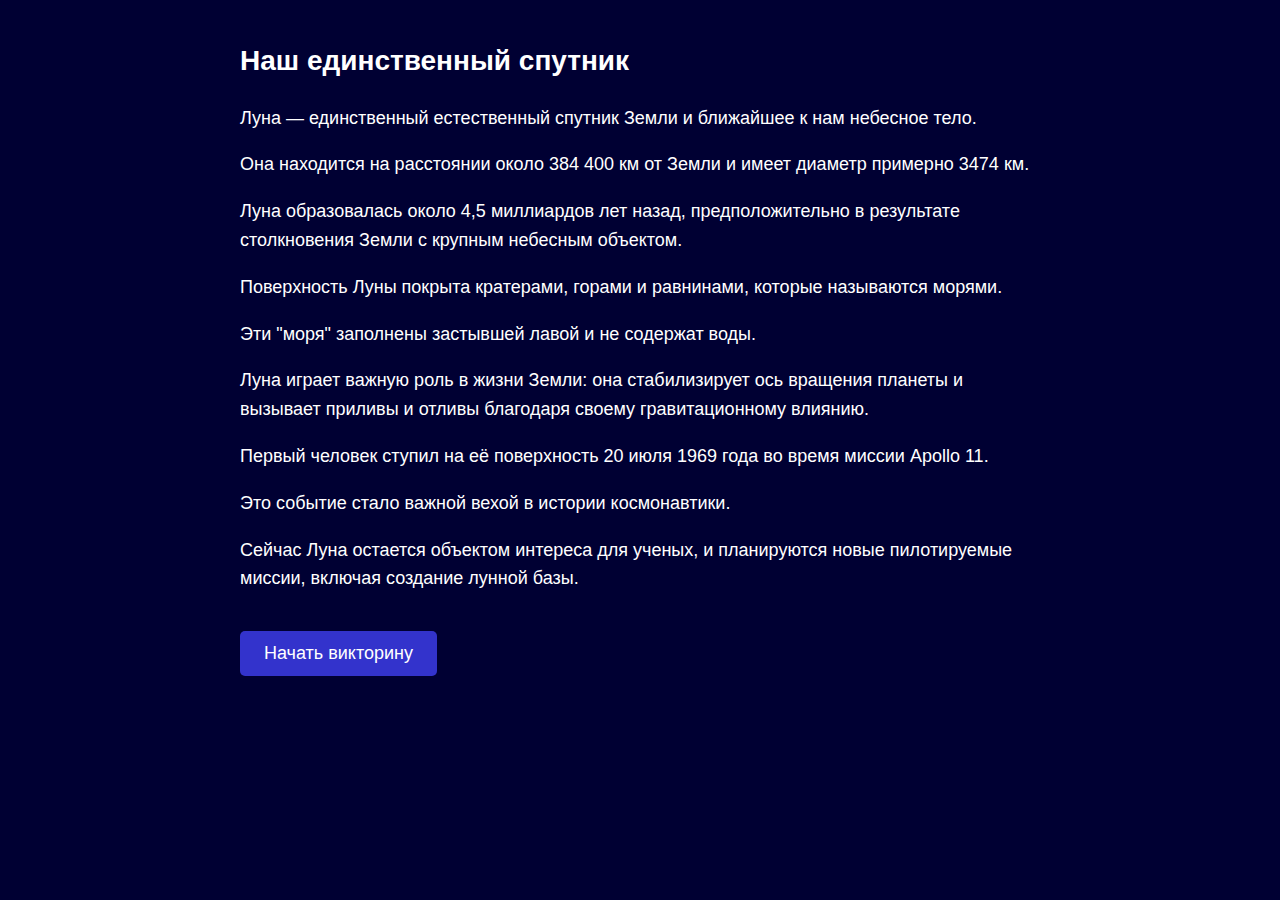
<file: e1a/index.html>
<!DOCTYPE html>
<html lang="ru">
<head>
    <meta charset="UTF-8">
    <meta http-equiv="Content-Security-Policy" content="default-src 'self'; style-src 'self' 'unsafe-inline'; script-src 'self'; frame-src https://docs.google.com">
    <title>Викторина про космос</title>
    <style>
        body {
            background-color: #000033;
            color: white;
            font-family: Arial, sans-serif;
            padding: 20px;
            margin: 0;
        }
        #intro, #quiz, #result {
            max-width: 800px;
            margin: 0 auto;
        }
        #intro {
            font-size: 18px;
            line-height: 1.6;
        }
        #quiz, #result {
            display: none;
        }
        h1 {
            font-size: 28px;
            margin-bottom: 20px;
            text-align: left;
        }
        button {
            padding: 12px 24px;
            font-size: 18px;
            background-color: #3333cc;
            color: white;
            border: none;
            border-radius: 5px;
            cursor: pointer;
            margin: 20px 0;
        }
        button:hover {
            background-color: #4d4dff;
        }
        .question {
            font-size: 20px;
            margin-bottom: 20px;
            background-color: #1a1a4d;
            padding: 15px;
            border-radius: 8px;
        }
        input[type="number"], input[type="text"] {
            padding: 10px;
            font-size: 16px;
            width: 200px;
            margin-top: 10px;
            border-radius: 5px;
            border: 1px solid #ccc;
        }
        .options {
            margin: 10px 0;
            padding: 0;
            text-align: left;
        }
        .options label {
            display: flex;
            align-items: center;
            margin: 10px 0;
            padding: 5px 0;
            font-size: 18px;
        }
        input[type="radio"], input[type="checkbox"] {
            width: 20px;
            height: 20px;
            margin-right: 10px;
        }
        .match-item {
            display: flex;
            align-items: center;
            margin: 10px 0;
            padding: 10px;
            background-color: #2a2a6d;
            border-radius: 5px;
            justify-content: flex-start;
        }
        .match-item p {
            margin: 0 15px 0 0;
            width: auto;
            min-width: 150px;
            font-size: 16px;
        }
        select {
            padding: 10px;
            font-size: 16px;
            width: 250px;
            border-radius: 5px;
            border: 1px solid #ccc;
            background-color: white;
            color: black;
            cursor: pointer;
        }
        iframe {
            width: 100%;
            height: 500px;
            border: none;
            margin-top: 20px;
        }
    </style>
</head>
<body>
    <div id="intro">
        <h1>Наш единственный спутник</h1>
        <p>Луна — единственный естественный спутник Земли и ближайшее к нам небесное тело.</p>  
        <p>Она находится на расстоянии около 384 400 км от Земли и имеет диаметр примерно 3474 км.</p>  
        <p>Луна образовалась около 4,5 миллиардов лет назад, предположительно в результате столкновения Земли с крупным небесным объектом.</p>  
        <p>Поверхность Луны покрыта кратерами, горами и равнинами, которые называются морями.</p>  
        <p>Эти "моря" заполнены застывшей лавой и не содержат воды.</p>  
        <p>Луна играет важную роль в жизни Земли: она стабилизирует ось вращения планеты и вызывает приливы и отливы благодаря своему гравитационному влиянию.</p>  

        <p>Первый человек ступил на её поверхность 20 июля 1969 года во время миссии Apollo 11.</p>  
        <p>Это событие стало важной вехой в истории космонавтики.</p>  
        <p>Сейчас Луна остается объектом интереса для ученых, и планируются новые пилотируемые миссии, включая создание лунной базы.</p>  
        <button id="startButton">Начать викторину</button>
    </div>

    <div id="quiz">
        <h1>Наш единственный спутник</h1>
        <div id="question"></div>
        <button id="nextButton">Следующий вопрос</button>
    </div>

    <div id="result">
        <h1>Наш единственный спутник</h1>
        <p id="score"></p>
        <p id="code"></p>
        <button id="copyButton">Скопировать код</button>
        <iframe id="googleForm" src="https://docs.google.com/forms/d/e/1FAIpQLSc46otjgrk50k1CsN0_IX1nXHKPcuPpA7w6T_4BSjxjzTJJ5g/viewform?embedded=true"></iframe>
    </div>

    <script src="quiz.js"></script>
</body>
</html>
</file>
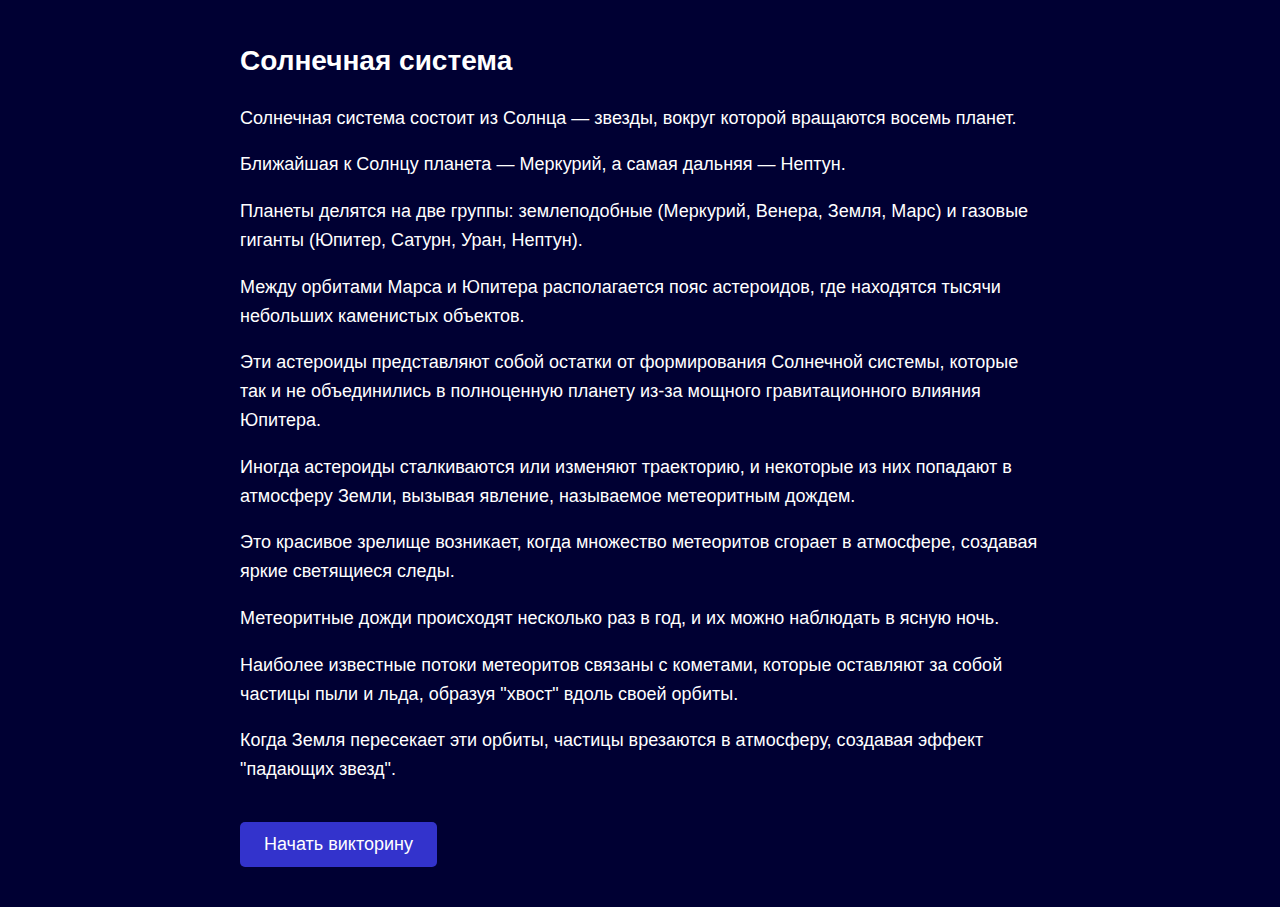
<file: e2b/index.html>
<!DOCTYPE html>
<html lang="ru">
<head>
    <meta charset="UTF-8">
    <meta http-equiv="Content-Security-Policy" content="default-src 'self'; style-src 'self' 'unsafe-inline'; script-src 'self'; frame-src https://docs.google.com">
    <title>Викторина про космос</title>
    <style>
        body {
            background-color: #000033;
            color: white;
            font-family: Arial, sans-serif;
            padding: 20px;
            margin: 0;
        }
        #intro, #quiz, #result {
            max-width: 800px;
            margin: 0 auto;
        }
        #intro {
            font-size: 18px;
            line-height: 1.6;
        }
        #quiz, #result {
            display: none;
        }
        h1 {
            font-size: 28px;
            margin-bottom: 20px;
            text-align: left;
        }
        button {
            padding: 12px 24px;
            font-size: 18px;
            background-color: #3333cc;
            color: white;
            border: none;
            border-radius: 5px;
            cursor: pointer;
            margin: 20px 0;
        }
        button:hover {
            background-color: #4d4dff;
        }
        .question {
            font-size: 20px;
            margin-bottom: 20px;
            background-color: #1a1a4d;
            padding: 15px;
            border-radius: 8px;
        }
        input[type="number"], input[type="text"] {
            padding: 10px;
            font-size: 16px;
            width: 200px;
            margin-top: 10px;
            border-radius: 5px;
            border: 1px solid #ccc;
        }
        .options {
            margin: 10px 0;
            padding: 0;
            text-align: left;
        }
        .options label {
            display: flex;
            align-items: center;
            margin: 10px 0;
            padding: 5px 0;
            font-size: 18px;
        }
        input[type="radio"], input[type="checkbox"] {
            width: 20px;
            height: 20px;
            margin-right: 10px;
        }
        .match-item {
            display: flex;
            align-items: center;
            margin: 10px 0;
            padding: 10px;
            background-color: #2a2a6d;
            border-radius: 5px;
            justify-content: flex-start;
        }
        .match-item p {
            margin: 0 15px 0 0;
            width: auto;
            min-width: 150px;
            font-size: 16px;
        }
        select {
            padding: 10px;
            font-size: 16px;
            width: 250px;
            border-radius: 5px;
            border: 1px solid #ccc;
            background-color: white;
            color: black;
            cursor: pointer;
        }
        iframe {
            width: 100%;
            height: 500px;
            border: none;
            margin-top: 20px;
        }
    </style>
</head>
<body>
    <div id="intro">
        <h1>Солнечная система</h1>
        <p>Солнечная система состоит из Солнца — звезды, вокруг которой вращаются восемь планет.</p>  
        <p>Ближайшая к Солнцу планета — Меркурий, а самая дальняя — Нептун.</p>  
        <p>Планеты делятся на две группы: землеподобные (Меркурий, Венера, Земля, Марс) и газовые гиганты (Юпитер, Сатурн, Уран, Нептун).</p>  
        <p>Между орбитами Марса и Юпитера располагается пояс астероидов, где находятся тысячи небольших каменистых объектов.</p>  
        <p>Эти астероиды представляют собой остатки от формирования Солнечной системы, которые так и не объединились в полноценную планету из-за мощного гравитационного влияния Юпитера.</p>  

        <p>Иногда астероиды сталкиваются или изменяют траекторию, и некоторые из них попадают в атмосферу Земли, вызывая явление, называемое метеоритным дождем.</p>  
        <p>Это красивое зрелище возникает, когда множество метеоритов сгорает в атмосфере, создавая яркие светящиеся следы.</p>  
        <p>Метеоритные дожди происходят несколько раз в год, и их можно наблюдать в ясную ночь.</p>  
        <p>Наиболее известные потоки метеоритов связаны с кометами, которые оставляют за собой частицы пыли и льда, образуя "хвост" вдоль своей орбиты.</p>  
        <p>Когда Земля пересекает эти орбиты, частицы врезаются в атмосферу, создавая эффект "падающих звезд".</p>  
        <button id="startButton">Начать викторину</button>
    </div>

    <div id="quiz">
        <h1>Солнечная система</h1>
        <div id="question"></div>
        <button id="nextButton">Следующий вопрос</button>
    </div>

    <div id="result">
        <h1>Солнечная система</h1>
        <p id="score"></p>
        <p id="code"></p>
        <button id="copyButton">Скопировать код</button>
        <iframe id="googleForm" src="https://docs.google.com/forms/d/e/1FAIpQLSc46otjgrk50k1CsN0_IX1nXHKPcuPpA7w6T_4BSjxjzTJJ5g/viewform?embedded=true"></iframe>
    </div>

    <script src="quiz.js"></script>
</body>
</html>
</file>
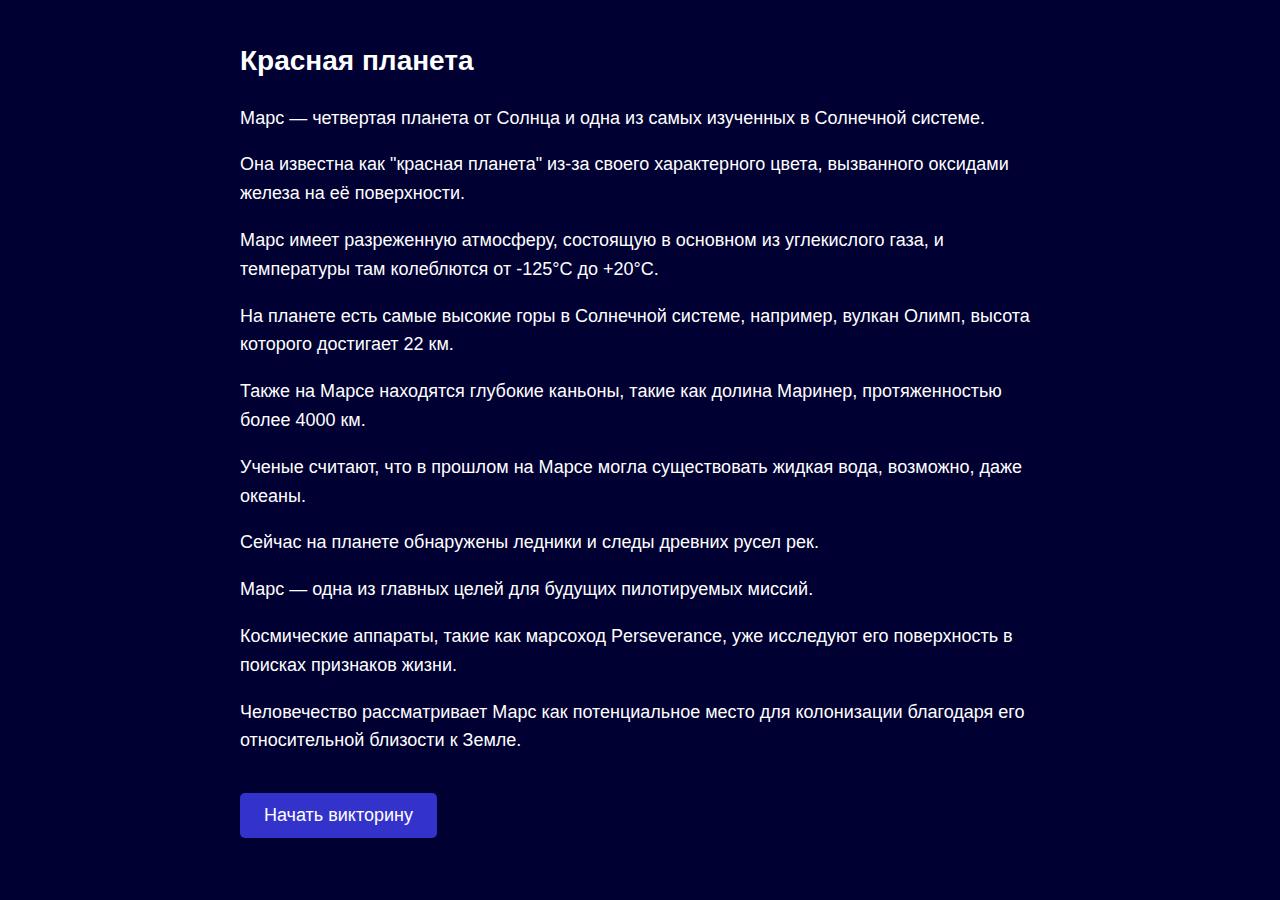
<file: e3b/index.html>
<!DOCTYPE html>
<html lang="ru">
<head>
    <meta charset="UTF-8">
    <meta http-equiv="Content-Security-Policy" content="default-src 'self'; style-src 'self' 'unsafe-inline'; script-src 'self'; frame-src https://docs.google.com">
    <title>Викторина про космос</title>
    <style>
        body {
            background-color: #000033;
            color: white;
            font-family: Arial, sans-serif;
            padding: 20px;
            margin: 0;
        }
        #intro, #quiz, #result {
            max-width: 800px;
            margin: 0 auto;
        }
        #intro {
            font-size: 18px;
            line-height: 1.6;
        }
        #quiz, #result {
            display: none;
        }
        h1 {
            font-size: 28px;
            margin-bottom: 20px;
            text-align: left;
        }
        button {
            padding: 12px 24px;
            font-size: 18px;
            background-color: #3333cc;
            color: white;
            border: none;
            border-radius: 5px;
            cursor: pointer;
            margin: 20px 0;
        }
        button:hover {
            background-color: #4d4dff;
        }
        .question {
            font-size: 20px;
            margin-bottom: 20px;
            background-color: #1a1a4d;
            padding: 15px;
            border-radius: 8px;
        }
        input[type="number"], input[type="text"] {
            padding: 10px;
            font-size: 16px;
            width: 200px;
            margin-top: 10px;
            border-radius: 5px;
            border: 1px solid #ccc;
        }
        .options {
            margin: 10px 0;
            padding: 0;
            text-align: left;
        }
        .options label {
            display: flex;
            align-items: center;
            margin: 10px 0;
            padding: 5px 0;
            font-size: 18px;
        }
        input[type="radio"], input[type="checkbox"] {
            width: 20px;
            height: 20px;
            margin-right: 10px;
        }
        .match-item {
            display: flex;
            align-items: center;
            margin: 10px 0;
            padding: 10px;
            background-color: #2a2a6d;
            border-radius: 5px;
            justify-content: flex-start;
        }
        .match-item p {
            margin: 0 15px 0 0;
            width: auto;
            min-width: 150px;
            font-size: 16px;
        }
        select {
            padding: 10px;
            font-size: 16px;
            width: 250px;
            border-radius: 5px;
            border: 1px solid #ccc;
            background-color: white;
            color: black;
            cursor: pointer;
        }
        iframe {
            width: 100%;
            height: 500px;
            border: none;
            margin-top: 20px;
        }
    </style>
</head>
<body>
    <div id="intro">
        <h1>Красная планета</h1>
        <p>Марс — четвертая планета от Солнца и одна из самых изученных в Солнечной системе.</p>
        <p>Она известна как "красная планета" из-за своего характерного цвета, вызванного оксидами железа на её поверхности.</p>
        <p>Марс имеет разреженную атмосферу, состоящую в основном из углекислого газа, и температуры там колеблются от -125°C до +20°C.</p>
        <p>На планете есть самые высокие горы в Солнечной системе, например, вулкан Олимп, высота которого достигает 22 км.</p>
        <p>Также на Марсе находятся глубокие каньоны, такие как долина Маринер, протяженностью более 4000 км.</p>

        <p>Ученые считают, что в прошлом на Марсе могла существовать жидкая вода, возможно, даже океаны.</p>
        <p>Сейчас на планете обнаружены ледники и следы древних русел рек.</p>
        <p>Марс — одна из главных целей для будущих пилотируемых миссий.</p>
        <p>Космические аппараты, такие как марсоход Perseverance, уже исследуют его поверхность в поисках признаков жизни.</p>
            <p>Человечество рассматривает Марс как потенциальное место для колонизации благодаря его относительной близости к Земле.</p>
        <button id="startButton">Начать викторину</button>
    </div>

    <div id="quiz">
        <h1>Красная планета</h1>
        <div id="question"></div>
        <button id="nextButton">Следующий вопрос</button>
    </div>

    <div id="result">
        <h1>Красная планета</h1>
        <p id="score"></p>
        <p id="code"></p>
        <button id="copyButton">Скопировать код</button>
        <iframe id="googleForm" src="https://docs.google.com/forms/d/e/1FAIpQLSc46otjgrk50k1CsN0_IX1nXHKPcuPpA7w6T_4BSjxjzTJJ5g/viewform?embedded=true"></iframe>
    </div>

    <script src="quiz.js"></script>
</body>
</html>
</file>
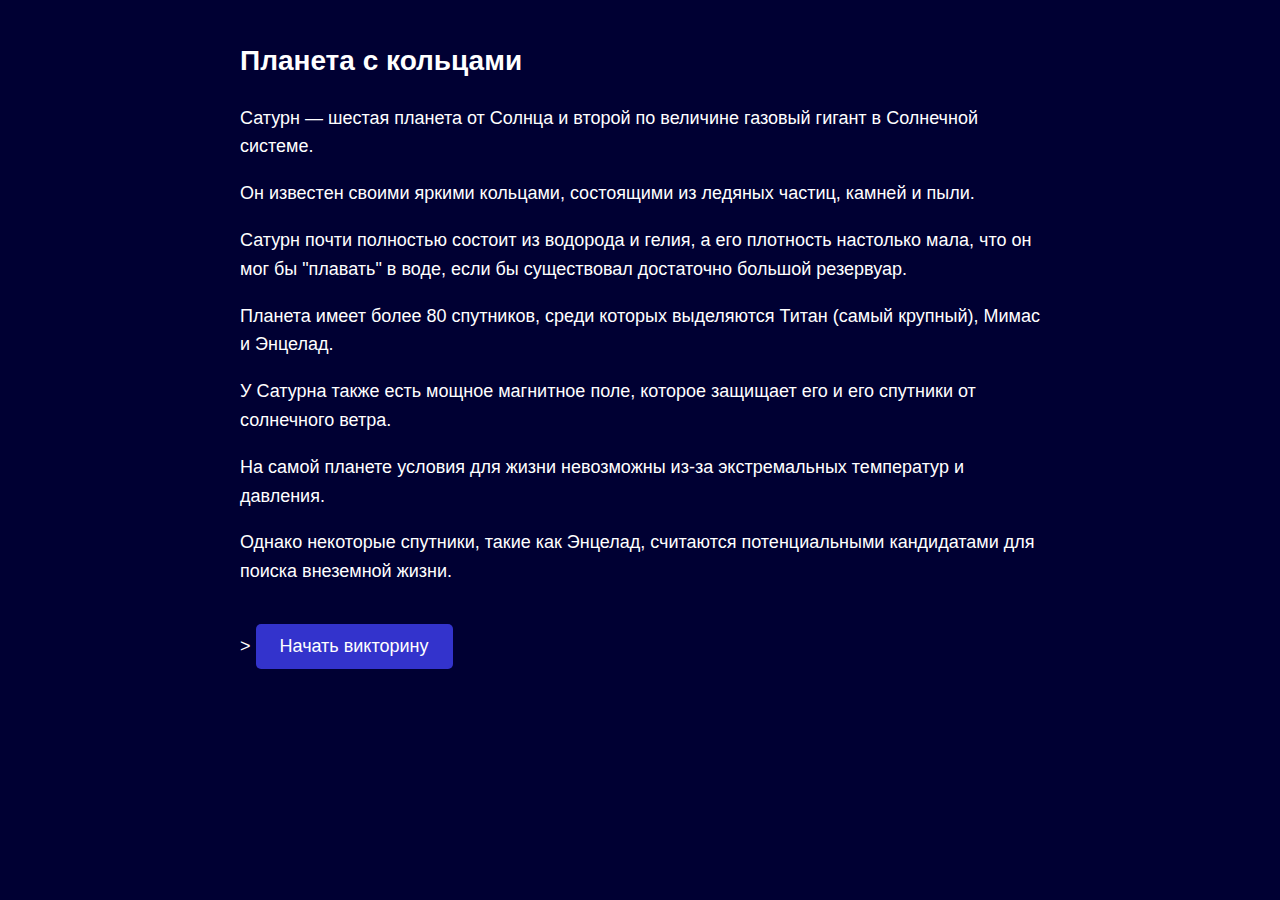
<file: e4b/index.html>
<!DOCTYPE html>
<html lang="ru">
<head>
    <meta charset="UTF-8">
    <meta http-equiv="Content-Security-Policy" content="default-src 'self'; style-src 'self' 'unsafe-inline'; script-src 'self'; frame-src https://docs.google.com">
    <title>Викторина про космос</title>
    <style>
        body {
            background-color: #000033;
            color: white;
            font-family: Arial, sans-serif;
            padding: 20px;
            margin: 0;
        }
        #intro, #quiz, #result {
            max-width: 800px;
            margin: 0 auto;
        }
        #intro {
            font-size: 18px;
            line-height: 1.6;
        }
        #quiz, #result {
            display: none;
        }
        h1 {
            font-size: 28px;
            margin-bottom: 20px;
            text-align: left;
        }
        button {
            padding: 12px 24px;
            font-size: 18px;
            background-color: #3333cc;
            color: white;
            border: none;
            border-radius: 5px;
            cursor: pointer;
            margin: 20px 0;
        }
        button:hover {
            background-color: #4d4dff;
        }
        .question {
            font-size: 20px;
            margin-bottom: 20px;
            background-color: #1a1a4d;
            padding: 15px;
            border-radius: 8px;
        }
        input[type="number"], input[type="text"] {
            padding: 10px;
            font-size: 16px;
            width: 200px;
            margin-top: 10px;
            border-radius: 5px;
            border: 1px solid #ccc;
        }
        .options {
            margin: 10px 0;
            padding: 0;
            text-align: left;
        }
        .options label {
            display: flex;
            align-items: center;
            margin: 10px 0;
            padding: 5px 0;
            font-size: 18px;
        }
        input[type="radio"], input[type="checkbox"] {
            width: 20px;
            height: 20px;
            margin-right: 10px;
        }
        .match-item {
            display: flex;
            align-items: center;
            margin: 10px 0;
            padding: 10px;
            background-color: #2a2a6d;
            border-radius: 5px;
            justify-content: flex-start;
        }
        .match-item p {
            margin: 0 15px 0 0;
            width: auto;
            min-width: 150px;
            font-size: 16px;
        }
        select {
            padding: 10px;
            font-size: 16px;
            width: 250px;
            border-radius: 5px;
            border: 1px solid #ccc;
            background-color: white;
            color: black;
            cursor: pointer;
        }
        iframe {
            width: 100%;
            height: 500px;
            border: none;
            margin-top: 20px;
        }
    </style>
</head>
<body>
    <div id="intro">
        <h1>Планета с кольцами</h1>
        <p>Сатурн — шестая планета от Солнца и второй по величине газовый гигант в Солнечной системе.</p>
        <p>Он известен своими яркими кольцами, состоящими из ледяных частиц, камней и пыли.</p>
        <p>Сатурн почти полностью состоит из водорода и гелия, а его плотность настолько мала, что он мог бы "плавать" в воде, если бы существовал достаточно большой резервуар.</p>

        <p>Планета имеет более 80 спутников, среди которых выделяются Титан (самый крупный), Мимас и Энцелад.</p>
        <p>У Сатурна также есть мощное магнитное поле, которое защищает его и его спутники от солнечного ветра.</p>
        <p>На самой планете условия для жизни невозможны из-за экстремальных температур и давления.</p>
        <p>Однако некоторые спутники, такие как Энцелад, считаются потенциальными кандидатами для поиска внеземной жизни.</p>>
        <button id="startButton">Начать викторину</button>
    </div>

    <div id="quiz">
        <h1>Планета с кольцами</h1>
        <div id="question"></div>
        <button id="nextButton">Следующий вопрос</button>
    </div>

    <div id="result">
        <h1>Планета с кольцами</h1>
        <p id="score"></p>
        <p id="code"></p>
        <button id="copyButton">Скопировать код</button>
        <iframe id="googleForm" src="https://docs.google.com/forms/d/e/1FAIpQLSc46otjgrk50k1CsN0_IX1nXHKPcuPpA7w6T_4BSjxjzTJJ5g/viewform?embedded=true"></iframe>
    </div>

    <script src="quiz.js"></script>
</body>
</html>
</file>
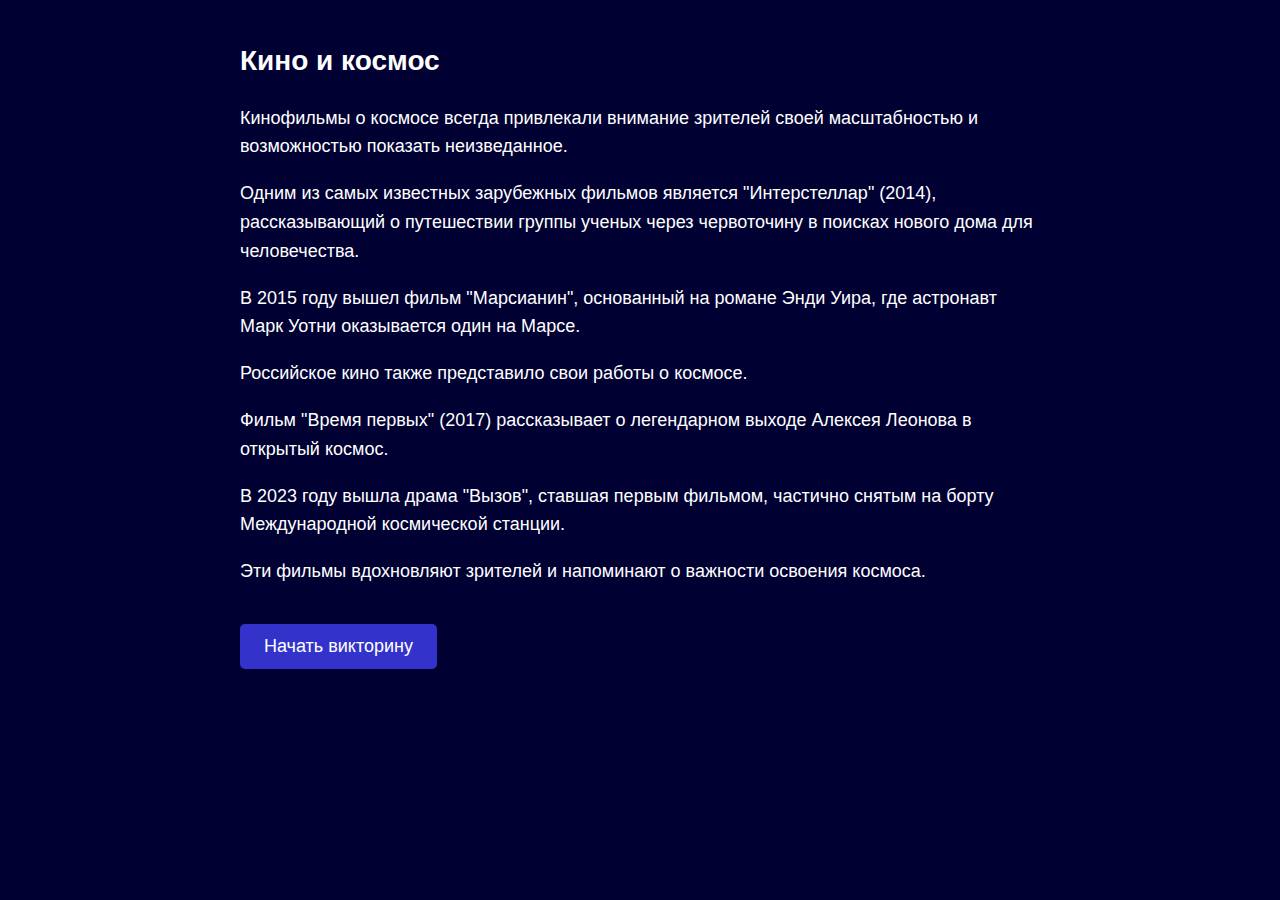
<file: e5b/index.html>
<!DOCTYPE html>
<html lang="ru">
<head>
    <meta charset="UTF-8">
    <meta http-equiv="Content-Security-Policy" content="default-src 'self'; style-src 'self' 'unsafe-inline'; script-src 'self'; frame-src https://docs.google.com">
    <title>Викторина про космос</title>
    <style>
        body {
            background-color: #000033;
            color: white;
            font-family: Arial, sans-serif;
            padding: 20px;
            margin: 0;
        }
        #intro, #quiz, #result {
            max-width: 800px;
            margin: 0 auto;
        }
        #intro {
            font-size: 18px;
            line-height: 1.6;
        }
        #quiz, #result {
            display: none;
        }
        h1 {
            font-size: 28px;
            margin-bottom: 20px;
            text-align: left;
        }
        button {
            padding: 12px 24px;
            font-size: 18px;
            background-color: #3333cc;
            color: white;
            border: none;
            border-radius: 5px;
            cursor: pointer;
            margin: 20px 0;
        }
        button:hover {
            background-color: #4d4dff;
        }
        .question {
            font-size: 20px;
            margin-bottom: 20px;
            background-color: #1a1a4d;
            padding: 15px;
            border-radius: 8px;
        }
        input[type="number"], input[type="text"] {
            padding: 10px;
            font-size: 16px;
            width: 200px;
            margin-top: 10px;
            border-radius: 5px;
            border: 1px solid #ccc;
        }
        .options {
            margin: 10px 0;
            padding: 0;
            text-align: left;
        }
        .options label {
            display: flex;
            align-items: center;
            margin: 10px 0;
            padding: 5px 0;
            font-size: 18px;
        }
        input[type="radio"], input[type="checkbox"] {
            width: 20px;
            height: 20px;
            margin-right: 10px;
        }
        .match-item {
            display: flex;
            align-items: center;
            margin: 10px 0;
            padding: 10px;
            background-color: #2a2a6d;
            border-radius: 5px;
            justify-content: flex-start;
        }
        .match-item p {
            margin: 0 15px 0 0;
            width: auto;
            min-width: 150px;
            font-size: 16px;
        }
        select {
            padding: 10px;
            font-size: 16px;
            width: 250px;
            border-radius: 5px;
            border: 1px solid #ccc;
            background-color: white;
            color: black;
            cursor: pointer;
        }
        iframe {
            width: 100%;
            height: 500px;
            border: none;
            margin-top: 20px;
        }
    </style>
</head>
<body>
    <div id="intro">
        <h1>Кино и космос</h1>
        <p>Кинофильмы о космосе всегда привлекали внимание зрителей своей масштабностью и возможностью показать неизведанное.</p>
        <p>Одним из самых известных зарубежных фильмов является "Интерстеллар" (2014), рассказывающий о путешествии группы ученых через червоточину в поисках нового дома для человечества.</p>
        <p>В 2015 году вышел фильм "Марсианин", основанный на романе Энди Уира, где астронавт Марк Уотни оказывается один на Марсе.</p>
        
        <p>Российское кино также представило свои работы о космосе.</p>
        <p>Фильм "Время первых" (2017) рассказывает о легендарном выходе Алексея Леонова в открытый космос.</p>
        <p>В 2023 году вышла драма "Вызов", ставшая первым фильмом, частично снятым на борту Международной космической станции.</p>
        <p>Эти фильмы вдохновляют зрителей и напоминают о важности освоения космоса.</p>
        <button id="startButton">Начать викторину</button>
    </div>

    <div id="quiz">
        <h1>Кино и космос</h1>
        <div id="question"></div>
        <button id="nextButton">Следующий вопрос</button>
    </div>

    <div id="result">
        <h1>Кино и космос</h1>
        <p id="score"></p>
        <p id="code"></p>
        <button id="copyButton">Скопировать код</button>
        <iframe id="googleForm" src="https://docs.google.com/forms/d/e/1FAIpQLSc46otjgrk50k1CsN0_IX1nXHKPcuPpA7w6T_4BSjxjzTJJ5g/viewform?embedded=true"></iframe>
    </div>

    <script src="quiz.js"></script>
</body>
</html>
</file>
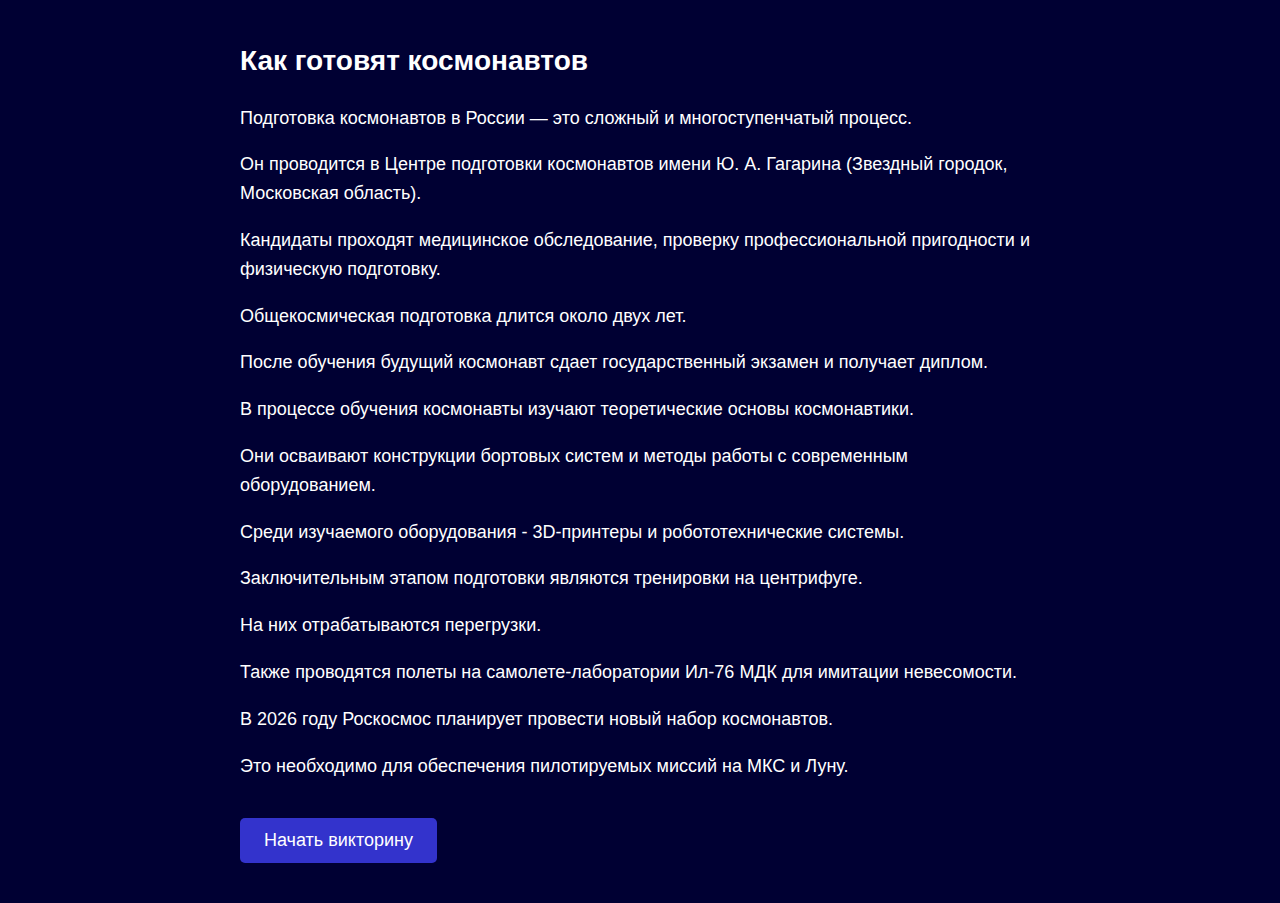
<file: e6b/index.html>
<!DOCTYPE html>
<html lang="ru">
<head>
    <meta charset="UTF-8">
    <meta http-equiv="Content-Security-Policy" content="default-src 'self'; style-src 'self' 'unsafe-inline'; script-src 'self'; frame-src https://docs.google.com">
    <title>Викторина про космос</title>
    <style>
        body {
            background-color: #000033;
            color: white;
            font-family: Arial, sans-serif;
            padding: 20px;
            margin: 0;
        }
        #intro, #quiz, #result {
            max-width: 800px;
            margin: 0 auto;
        }
        #intro {
            font-size: 18px;
            line-height: 1.6;
        }
        #quiz, #result {
            display: none;
        }
        h1 {
            font-size: 28px;
            margin-bottom: 20px;
            text-align: left;
        }
        button {
            padding: 12px 24px;
            font-size: 18px;
            background-color: #3333cc;
            color: white;
            border: none;
            border-radius: 5px;
            cursor: pointer;
            margin: 20px 0;
        }
        button:hover {
            background-color: #4d4dff;
        }
        .question {
            font-size: 20px;
            margin-bottom: 20px;
            background-color: #1a1a4d;
            padding: 15px;
            border-radius: 8px;
        }
        input[type="number"], input[type="text"] {
            padding: 10px;
            font-size: 16px;
            width: 200px;
            margin-top: 10px;
            border-radius: 5px;
            border: 1px solid #ccc;
        }
        .options {
            margin: 10px 0;
            padding: 0;
            text-align: left;
        }
        .options label {
            display: flex;
            align-items: center;
            margin: 10px 0;
            padding: 5px 0;
            font-size: 18px;
        }
        input[type="radio"], input[type="checkbox"] {
            width: 20px;
            height: 20px;
            margin-right: 10px;
        }
        .match-item {
            display: flex;
            align-items: center;
            margin: 10px 0;
            padding: 10px;
            background-color: #2a2a6d;
            border-radius: 5px;
            justify-content: flex-start;
        }
        .match-item p {
            margin: 0 15px 0 0;
            width: auto;
            min-width: 150px;
            font-size: 16px;
        }
        select {
            padding: 10px;
            font-size: 16px;
            width: 250px;
            border-radius: 5px;
            border: 1px solid #ccc;
            background-color: white;
            color: black;
            cursor: pointer;
        }
        iframe {
            width: 100%;
            height: 500px;
            border: none;
            margin-top: 20px;
        }
    </style>
</head>
<body>
    <div id="intro">
        <h1>Как готовят космонавтов</h1>
        <p>Подготовка космонавтов в России — это сложный и многоступенчатый процесс.</p>
        <p>Он проводится в Центре подготовки космонавтов имени Ю. А. Гагарина (Звездный городок, Московская область).</p>
        <p>Кандидаты проходят медицинское обследование, проверку профессиональной пригодности и физическую подготовку.</p>
        <p>Общекосмическая подготовка длится около двух лет.</p>
        <p>После обучения будущий космонавт сдает государственный экзамен и получает диплом.</p>

        <p>В процессе обучения космонавты изучают теоретические основы космонавтики.</p>
        <p>Они осваивают конструкции бортовых систем и методы работы с современным оборудованием.</p>
        <p>Среди изучаемого оборудования - 3D-принтеры и робототехнические системы.</p>
        <p>Заключительным этапом подготовки являются тренировки на центрифуге.</p>
        <p>На них отрабатываются перегрузки.</p>
        <p>Также проводятся полеты на самолете-лаборатории Ил-76 МДК для имитации невесомости.</p>
        <p>В 2026 году Роскосмос планирует провести новый набор космонавтов.</p>
        <p>Это необходимо для обеспечения пилотируемых миссий на МКС и Луну.</p>
        <button id="startButton">Начать викторину</button>
    </div>

    <div id="quiz">
        <h1>Как готовят космонавтовы</h1>
        <div id="question"></div>
        <button id="nextButton">Следующий вопрос</button>
    </div>

    <div id="result">
        <h1>Как готовят космонавтовы</h1>
        <p id="score"></p>
        <p id="code"></p>
        <button id="copyButton">Скопировать код</button>
        <iframe id="googleForm" src="https://docs.google.com/forms/d/e/1FAIpQLSc46otjgrk50k1CsN0_IX1nXHKPcuPpA7w6T_4BSjxjzTJJ5g/viewform?embedded=true"></iframe>
    </div>

    <script src="quiz.js"></script>
</body>
</html>
</file>
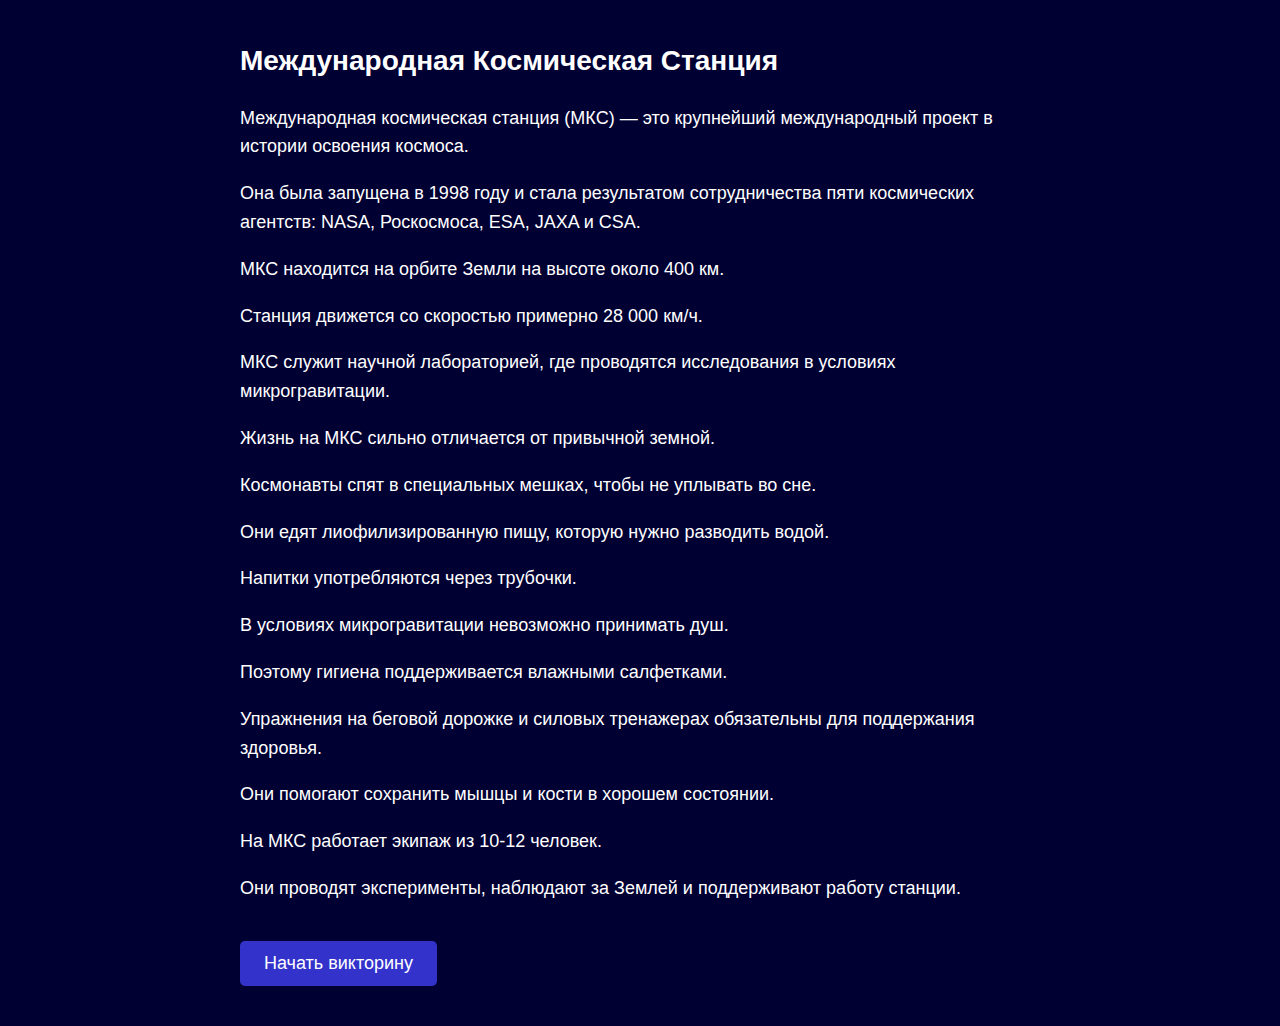
<file: e7b/index.html>
<!DOCTYPE html>
<html lang="ru">
<head>
    <meta charset="UTF-8">
    <meta http-equiv="Content-Security-Policy" content="default-src 'self'; style-src 'self' 'unsafe-inline'; script-src 'self'; frame-src https://docs.google.com">
    <title>Викторина про космос</title>
    <style>
        body {
            background-color: #000033;
            color: white;
            font-family: Arial, sans-serif;
            padding: 20px;
            margin: 0;
        }
        #intro, #quiz, #result {
            max-width: 800px;
            margin: 0 auto;
        }
        #intro {
            font-size: 18px;
            line-height: 1.6;
        }
        #quiz, #result {
            display: none;
        }
        h1 {
            font-size: 28px;
            margin-bottom: 20px;
            text-align: left;
        }
        button {
            padding: 12px 24px;
            font-size: 18px;
            background-color: #3333cc;
            color: white;
            border: none;
            border-radius: 5px;
            cursor: pointer;
            margin: 20px 0;
        }
        button:hover {
            background-color: #4d4dff;
        }
        .question {
            font-size: 20px;
            margin-bottom: 20px;
            background-color: #1a1a4d;
            padding: 15px;
            border-radius: 8px;
        }
        input[type="number"], input[type="text"] {
            padding: 10px;
            font-size: 16px;
            width: 200px;
            margin-top: 10px;
            border-radius: 5px;
            border: 1px solid #ccc;
        }
        .options {
            margin: 10px 0;
            padding: 0;
            text-align: left;
        }
        .options label {
            display: flex;
            align-items: center;
            margin: 10px 0;
            padding: 5px 0;
            font-size: 18px;
        }
        input[type="radio"], input[type="checkbox"] {
            width: 20px;
            height: 20px;
            margin-right: 10px;
        }
        .match-item {
            display: flex;
            align-items: center;
            margin: 10px 0;
            padding: 10px;
            background-color: #2a2a6d;
            border-radius: 5px;
            justify-content: flex-start;
        }
        .match-item p {
            margin: 0 15px 0 0;
            width: auto;
            min-width: 150px;
            font-size: 16px;
        }
        select {
            padding: 10px;
            font-size: 16px;
            width: 250px;
            border-radius: 5px;
            border: 1px solid #ccc;
            background-color: white;
            color: black;
            cursor: pointer;
        }
        iframe {
            width: 100%;
            height: 500px;
            border: none;
            margin-top: 20px;
        }
    </style>
</head>
<body>
    <div id="intro">
        <h1>Международная Космическая Станция</h1>
        <p>Международная космическая станция (МКС) — это крупнейший международный проект в истории освоения космоса.</p>
        <p>Она была запущена в 1998 году и стала результатом сотрудничества пяти космических агентств: NASA, Роскосмоса, ESA, JAXA и CSA.</p>
        <p>МКС находится на орбите Земли на высоте около 400 км.</p>
        <p>Станция движется со скоростью примерно 28 000 км/ч.</p>
        <p>МКС служит научной лабораторией, где проводятся исследования в условиях микрогравитации.</p>

        <p>Жизнь на МКС сильно отличается от привычной земной.</p>
        <p>Космонавты спят в специальных мешках, чтобы не уплывать во сне.</p>
        <p>Они едят лиофилизированную пищу, которую нужно разводить водой.</p>
        <p>Напитки употребляются через трубочки.</p>
        <p>В условиях микрогравитации невозможно принимать душ.</p>
        <p>Поэтому гигиена поддерживается влажными салфетками.</p>
        <p>Упражнения на беговой дорожке и силовых тренажерах обязательны для поддержания здоровья.</p>
        <p>Они помогают сохранить мышцы и кости в хорошем состоянии.</p>
        <p>На МКС работает экипаж из 10-12 человек.</p>
        <p>Они проводят эксперименты, наблюдают за Землей и поддерживают работу станции.</p>
        <button id="startButton">Начать викторину</button>
    </div>

    <div id="quiz">
        <h1>Международная Космическая Станция</h1>
        <div id="question"></div>
        <button id="nextButton">Следующий вопрос</button>
    </div>

    <div id="result">
        <h1>Международная Космическая Станция</h1>
        <p id="score"></p>
        <p id="code"></p>
        <button id="copyButton">Скопировать код</button>
        <iframe id="googleForm" src="https://docs.google.com/forms/d/e/1FAIpQLSc46otjgrk50k1CsN0_IX1nXHKPcuPpA7w6T_4BSjxjzTJJ5g/viewform?embedded=true"></iframe>
    </div>

    <script src="quiz.js"></script>
</body>
</html>
</file>
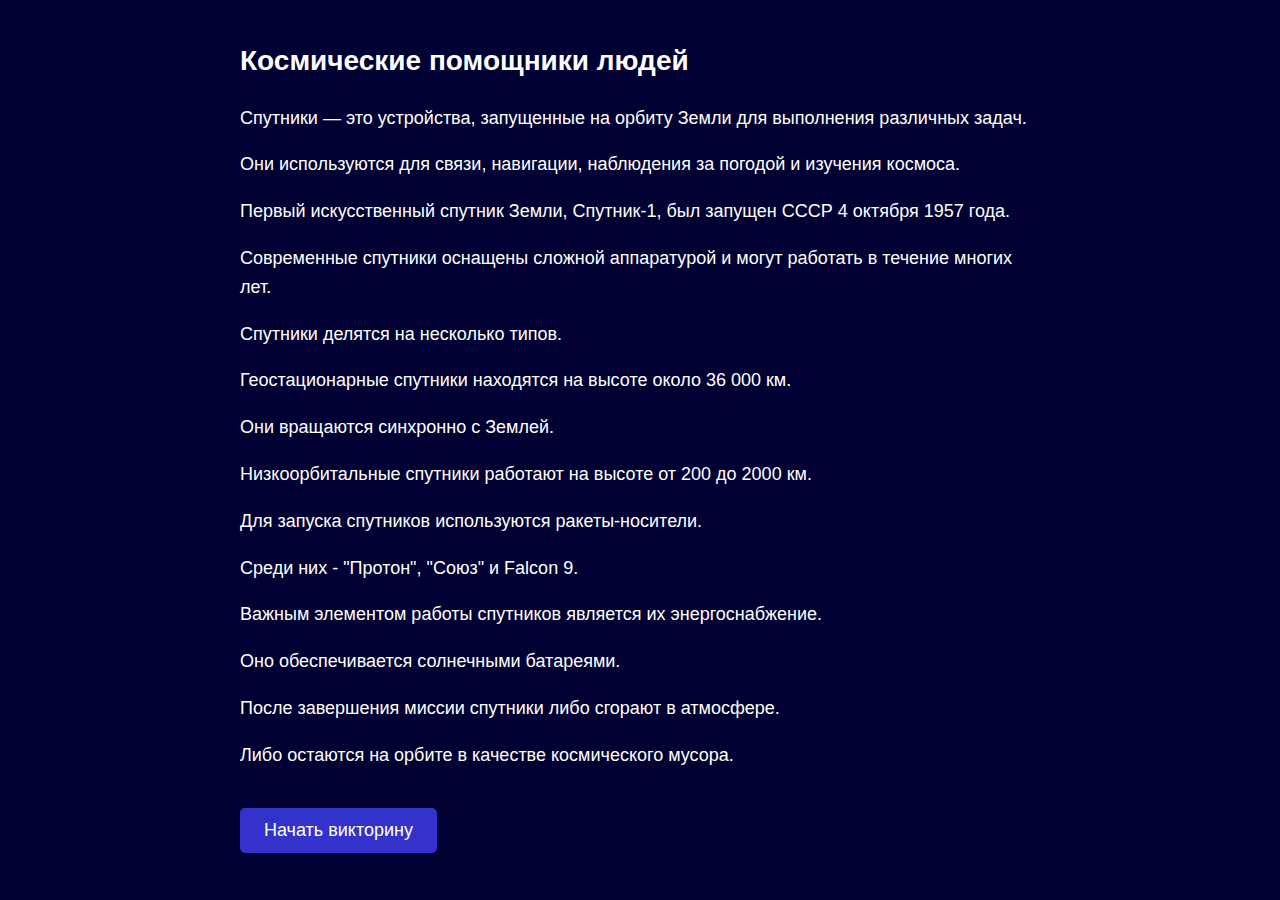
<file: e8b/index.html>
<!DOCTYPE html>
<html lang="ru">
<head>
    <meta charset="UTF-8">
    <meta http-equiv="Content-Security-Policy" content="default-src 'self'; style-src 'self' 'unsafe-inline'; script-src 'self'; frame-src https://docs.google.com">
    <title>Викторина про космос</title>
    <style>
        body {
            background-color: #000033;
            color: white;
            font-family: Arial, sans-serif;
            padding: 20px;
            margin: 0;
        }
        #intro, #quiz, #result {
            max-width: 800px;
            margin: 0 auto;
        }
        #intro {
            font-size: 18px;
            line-height: 1.6;
        }
        #quiz, #result {
            display: none;
        }
        h1 {
            font-size: 28px;
            margin-bottom: 20px;
            text-align: left;
        }
        button {
            padding: 12px 24px;
            font-size: 18px;
            background-color: #3333cc;
            color: white;
            border: none;
            border-radius: 5px;
            cursor: pointer;
            margin: 20px 0;
        }
        button:hover {
            background-color: #4d4dff;
        }
        .question {
            font-size: 20px;
            margin-bottom: 20px;
            background-color: #1a1a4d;
            padding: 15px;
            border-radius: 8px;
        }
        input[type="number"], input[type="text"] {
            padding: 10px;
            font-size: 16px;
            width: 200px;
            margin-top: 10px;
            border-radius: 5px;
            border: 1px solid #ccc;
        }
        .options {
            margin: 10px 0;
            padding: 0;
            text-align: left;
        }
        .options label {
            display: flex;
            align-items: center;
            margin: 10px 0;
            padding: 5px 0;
            font-size: 18px;
        }
        input[type="radio"], input[type="checkbox"] {
            width: 20px;
            height: 20px;
            margin-right: 10px;
        }
        .match-item {
            display: flex;
            align-items: center;
            margin: 10px 0;
            padding: 10px;
            background-color: #2a2a6d;
            border-radius: 5px;
            justify-content: flex-start;
        }
        .match-item p {
            margin: 0 15px 0 0;
            width: auto;
            min-width: 150px;
            font-size: 16px;
        }
        select {
            padding: 10px;
            font-size: 16px;
            width: 250px;
            border-radius: 5px;
            border: 1px solid #ccc;
            background-color: white;
            color: black;
            cursor: pointer;
        }
        iframe {
            width: 100%;
            height: 500px;
            border: none;
            margin-top: 20px;
        }
    </style>
</head>
<body>
    <div id="intro">
        <h1>Космические помощники людей</h1>
        <p>Спутники — это устройства, запущенные на орбиту Земли для выполнения различных задач.</p>
        <p>Они используются для связи, навигации, наблюдения за погодой и изучения космоса.</p>
        <p>Первый искусственный спутник Земли, Спутник-1, был запущен СССР 4 октября 1957 года.</p>
        <p>Современные спутники оснащены сложной аппаратурой и могут работать в течение многих лет.</p>

        <p>Спутники делятся на несколько типов.</p>
        <p>Геостационарные спутники находятся на высоте около 36 000 км.</p>
        <p>Они вращаются синхронно с Землей.</p>
        <p>Низкоорбитальные спутники работают на высоте от 200 до 2000 км.</p>
        <p>Для запуска спутников используются ракеты-носители.</p>
        <p>Среди них - "Протон", "Союз" и Falcon 9.</p>
        <p>Важным элементом работы спутников является их энергоснабжение.</p>
        <p>Оно обеспечивается солнечными батареями.</p>
        <p>После завершения миссии спутники либо сгорают в атмосфере.</p>
        <p>Либо остаются на орбите в качестве космического мусора.</p>
        <button id="startButton">Начать викторину</button>
    </div>

    <div id="quiz">
        <h1>Космические помощники людей</h1>
        <div id="question"></div>
        <button id="nextButton">Следующий вопрос</button>
    </div>

    <div id="result">
        <h1>Космические помощники людей</h1>
        <p id="score"></p>
        <p id="code"></p>
        <button id="copyButton">Скопировать код</button>
        <iframe id="googleForm" src="https://docs.google.com/forms/d/e/1FAIpQLSc46otjgrk50k1CsN0_IX1nXHKPcuPpA7w6T_4BSjxjzTJJ5g/viewform?embedded=true"></iframe>
    </div>

    <script src="quiz.js"></script>
</body>
</html>
</file>
